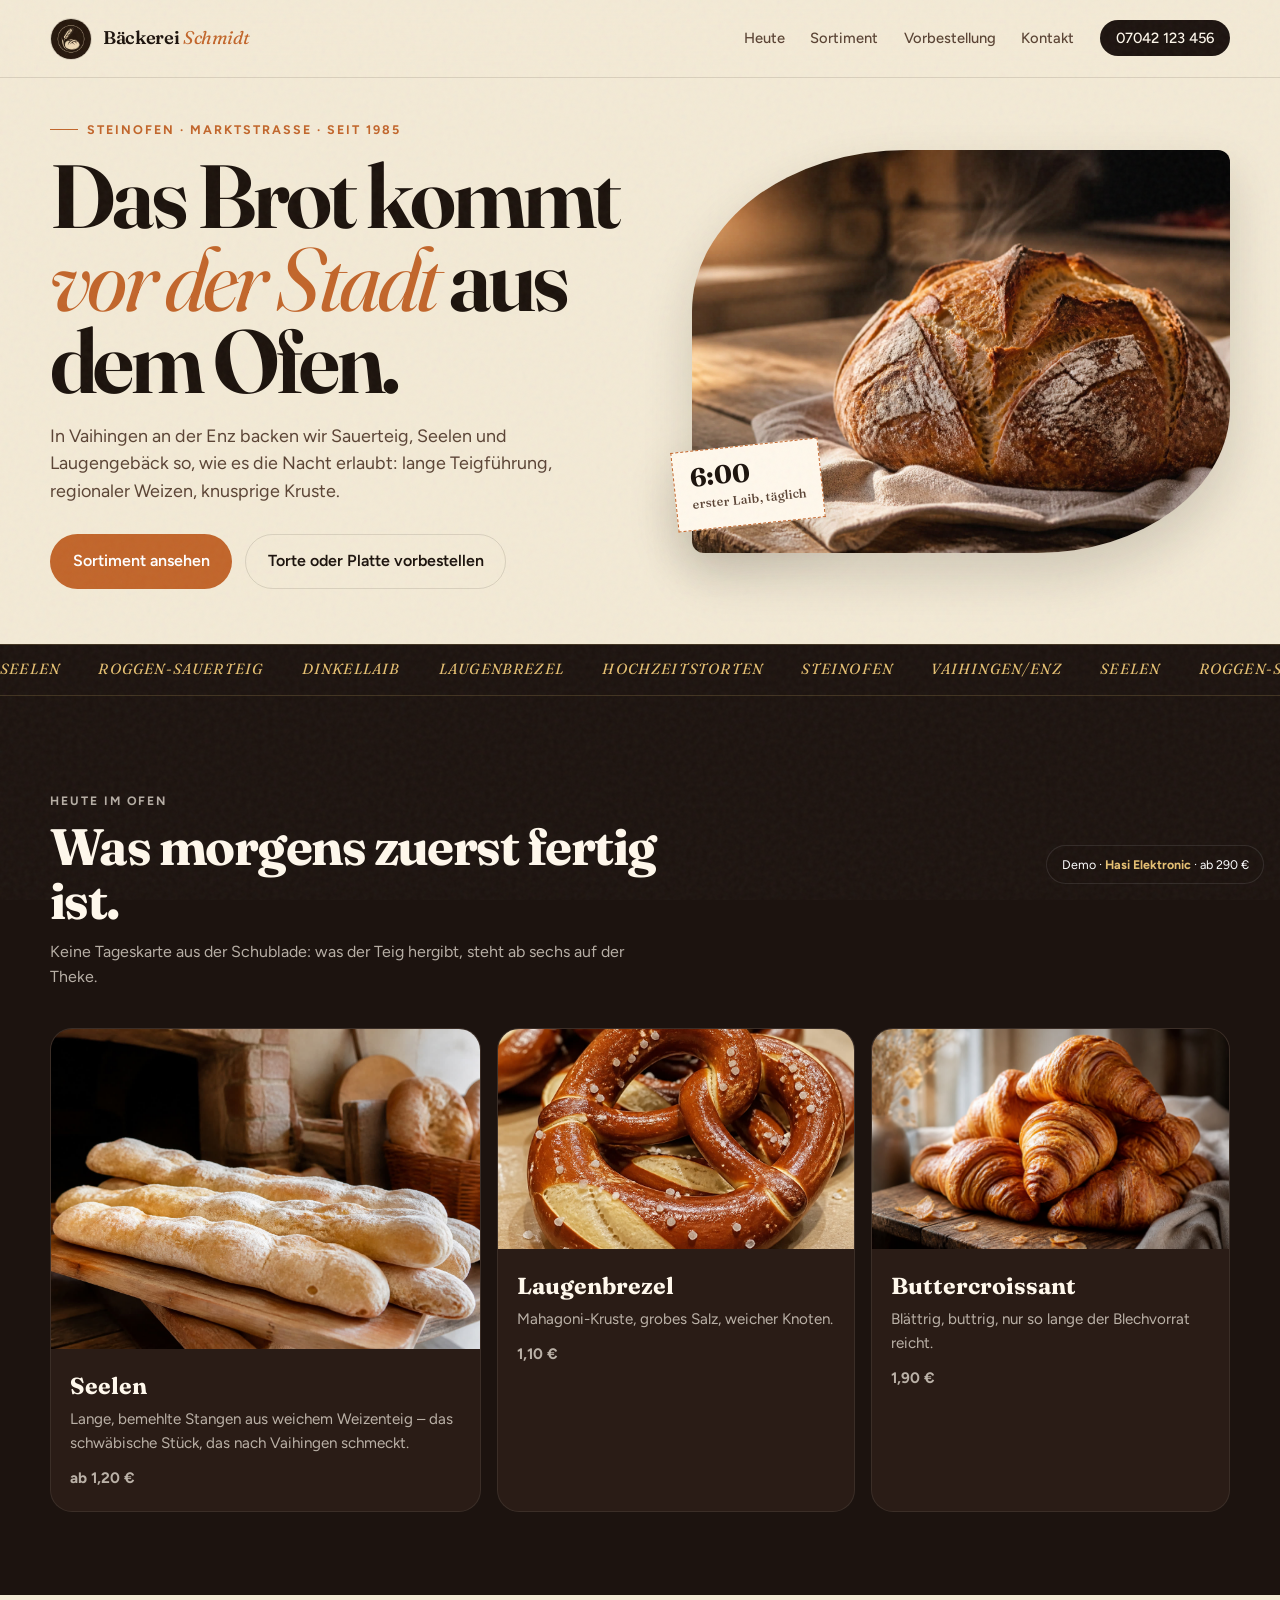
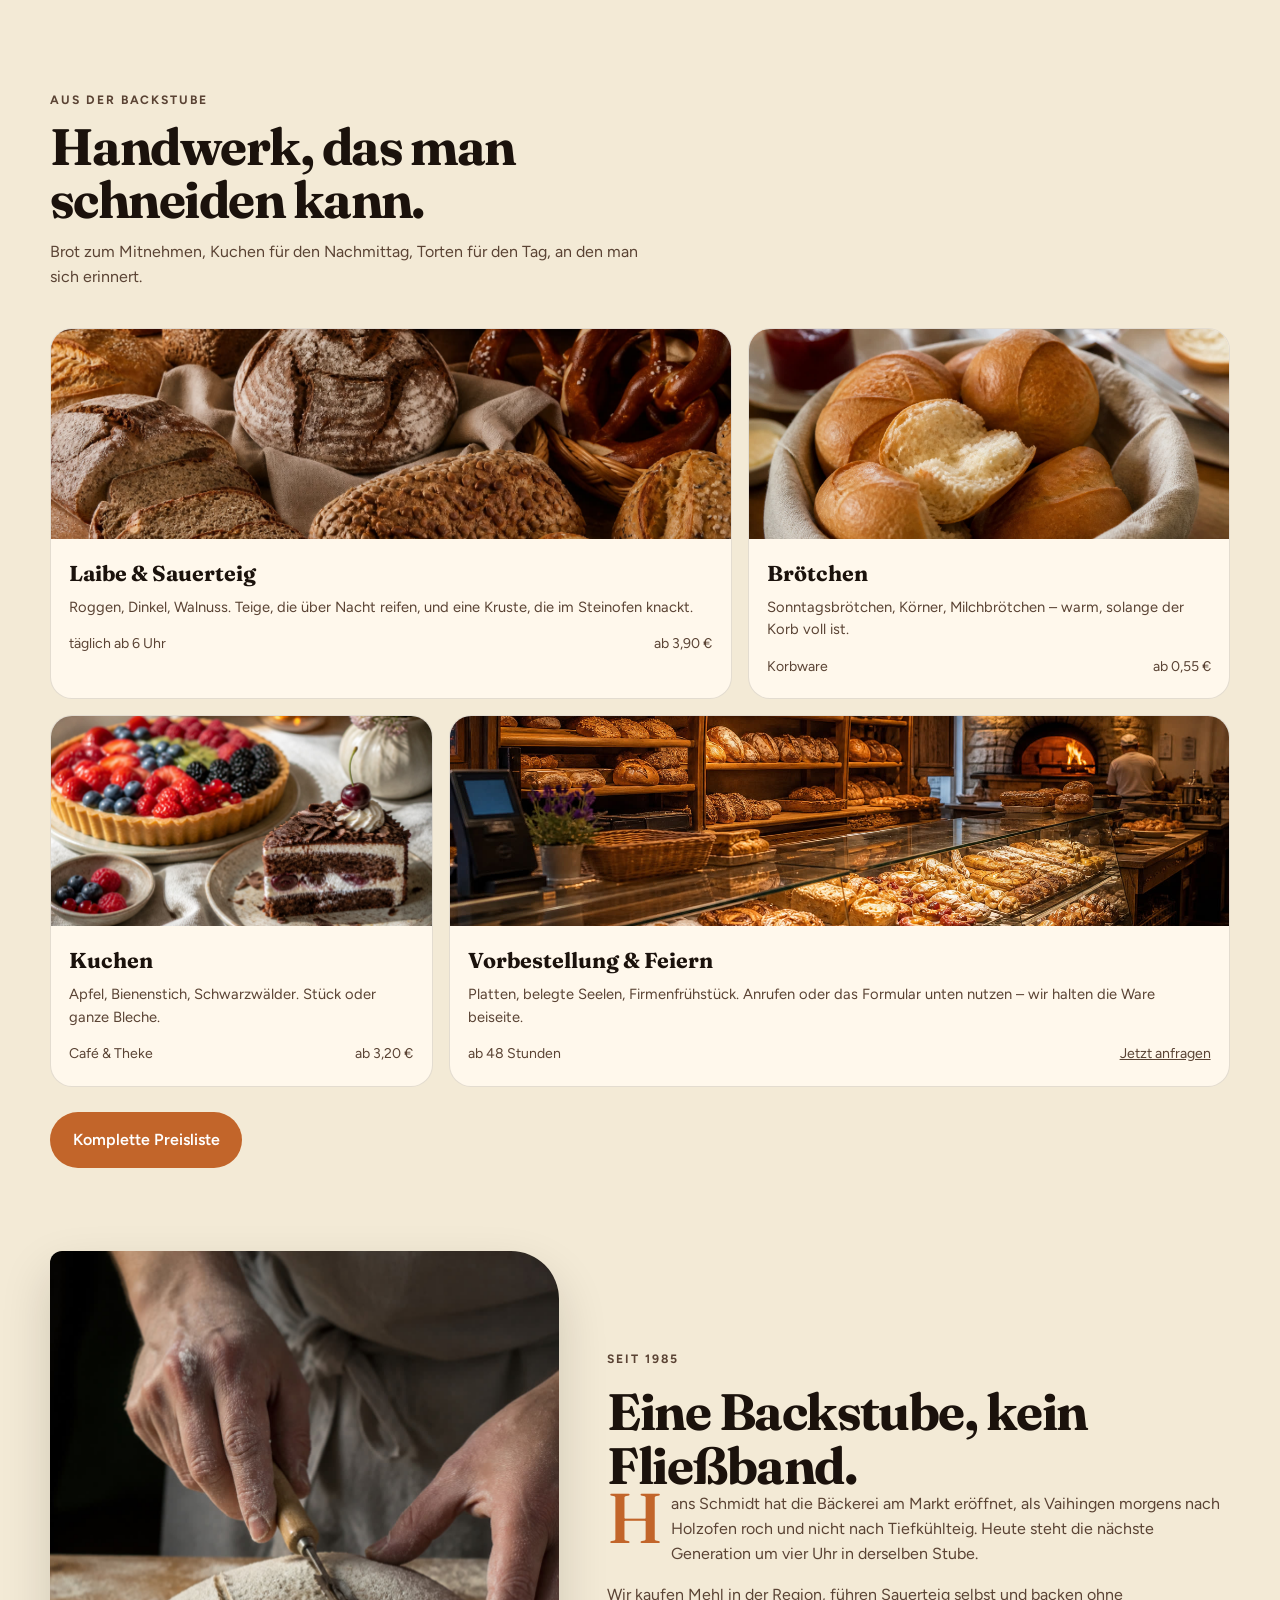
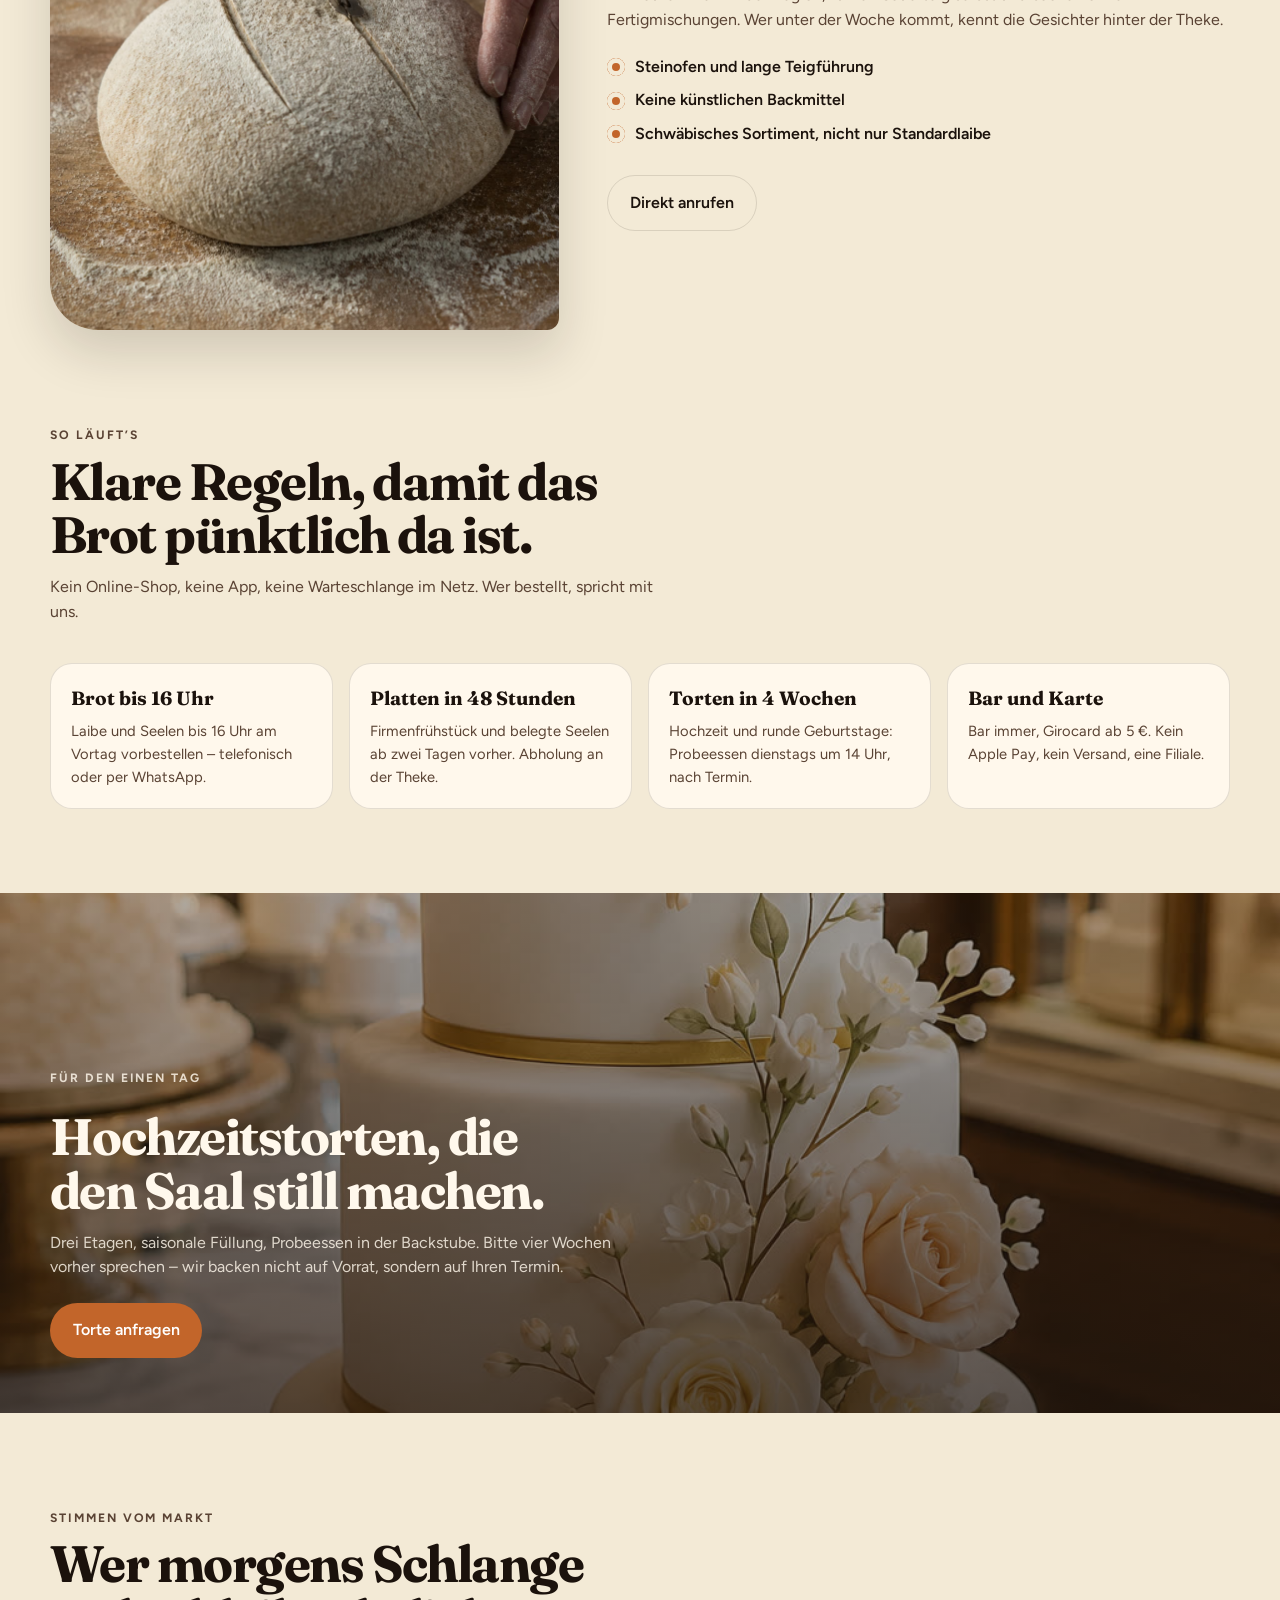
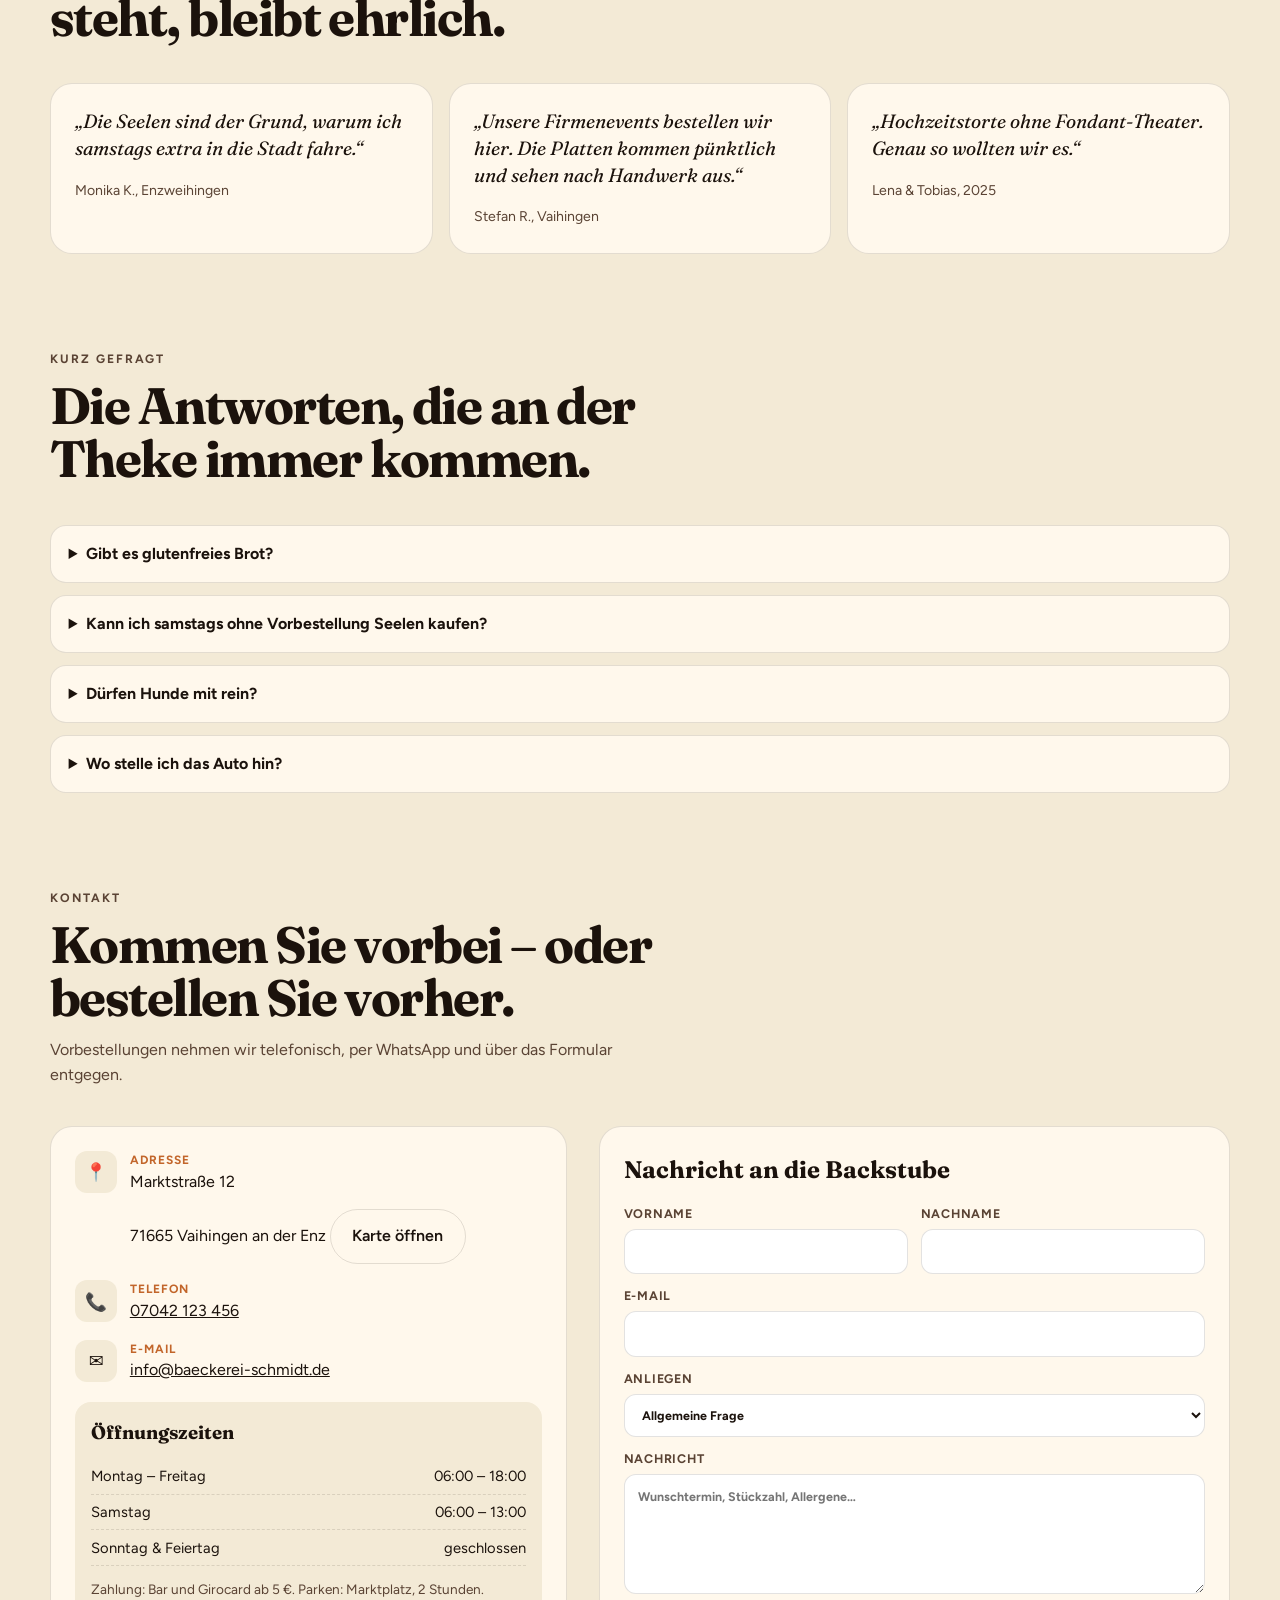
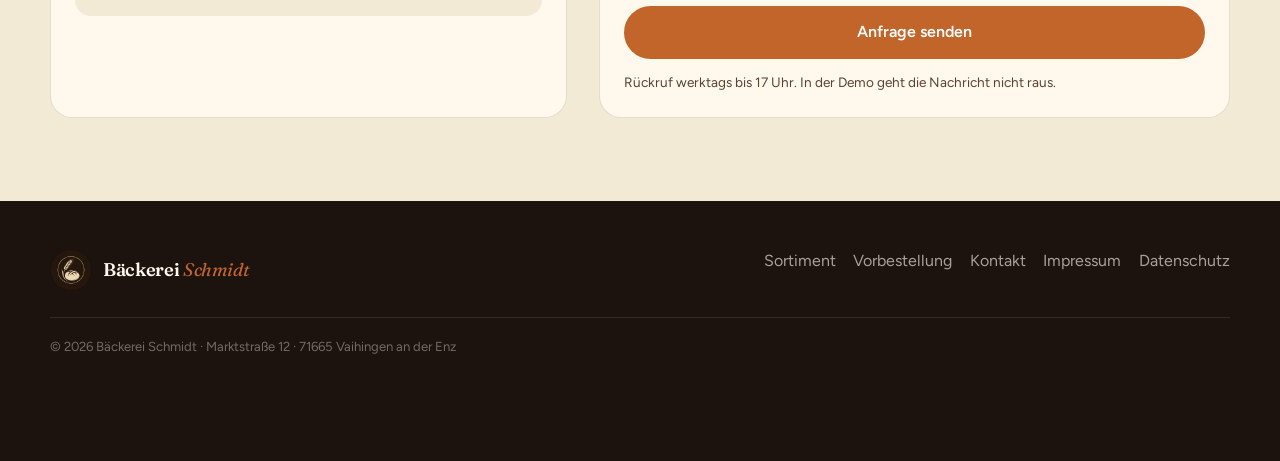
<file: index.html>
<!DOCTYPE html>
<html lang="de">
<head>
  <meta charset="UTF-8">
  <meta name="viewport" content="width=device-width, initial-scale=1.0">
  <title>Bäckerei Schmidt – Steinofenbrot in Vaihingen an der Enz</title>
  <meta name="description" content="Bäckerei Schmidt in Vaihingen/Enz: Sauerteig, Seelen, Laugenbrezel und Torten aus dem Steinofen. Täglich frisch ab 6 Uhr, handwerklich und regional.">
  <meta property="og:title" content="Bäckerei Schmidt – Steinofenbrot in Vaihingen/Enz">
  <meta property="og:description" content="Täglich frisch gebacken: Brot, Seelen, Kuchen und Hochzeitstorten.">
  <meta property="og:type" content="website">
  <meta property="og:url" content="https://baeckerei-schmidt.pages.dev">
  <meta property="og:image" content="images/hero-brot.jpg">
  <link rel="icon" href="images/marke.jpg">
  <link rel="stylesheet" href="css/styles.css">
  <script type="application/ld+json">
  {
    "@context": "https://schema.org",
    "@type": "Bakery",
    "name": "Bäckerei Schmidt",
    "image": "https://baeckerei-schmidt.pages.dev/images/laden.jpg",
    "address": {
      "@type": "PostalAddress",
      "streetAddress": "Marktstraße 12",
      "addressLocality": "Vaihingen an der Enz",
      "postalCode": "71665",
      "addressCountry": "DE"
    },
    "telephone": "+4970421234567",
    "email": "info@baeckerei-schmidt.de",
    "openingHoursSpecification": [
      { "@type": "OpeningHoursSpecification", "dayOfWeek": ["Monday","Tuesday","Wednesday","Thursday","Friday"], "opens": "06:00", "closes": "18:00" },
      { "@type": "OpeningHoursSpecification", "dayOfWeek": "Saturday", "opens": "06:00", "closes": "13:00" }
    ],
    "url": "https://baeckerei-schmidt.pages.dev",
    "priceRange": "€"
  }
  </script>
</head>
<body>
  <a class="skip" href="#inhalt">Zum Inhalt springen</a>

  <header class="nav">
    <div class="nav-inner">
      <a class="brand" href="index.html">
        <img src="images/marke.jpg" alt="Signet der Bäckerei Schmidt">
        <span class="brand-name">Bäckerei <em>Schmidt</em></span>
      </a>
      <button class="nav-toggle" type="button" aria-expanded="false" aria-controls="nav-links" aria-label="Menü öffnen">
        <span></span><span></span><span></span>
      </button>
      <ul class="nav-links" id="nav-links">
        <li><a href="#heute">Heute</a></li>
        <li><a href="sortiment.html">Sortiment</a></li>
        <li><a href="#ablauf">Vorbestellung</a></li>
        <li><a href="#kontakt">Kontakt</a></li>
        <li><a class="nav-cta" href="tel:+4970421234567">07042 123 456</a></li>
      </ul>
    </div>
  </header>

  <main id="inhalt">
    <section class="hero">
      <div class="wrap hero-grid">
        <div>
          <p class="eyebrow">Steinofen · Marktstraße · seit 1985</p>
          <h1>Das Brot kommt <em>vor der Stadt</em> aus dem Ofen.</h1>
          <p class="lede">In Vaihingen an der Enz backen wir Sauerteig, Seelen und Laugengebäck so, wie es die Nacht erlaubt: lange Teigführung, regionaler Weizen, knusprige Kruste.</p>
          <div class="actions">
            <a class="btn btn-primary" href="sortiment.html">Sortiment ansehen</a>
            <a class="btn btn-ghost" href="#kontakt">Torte oder Platte vorbestellen</a>
          </div>
        </div>
        <div class="hero-photo">
          <img src="images/hero-brot.jpg" alt="Frisch gebackener Sauerteiglaib mit bemehlter Kruste">
          <div class="hero-stamp">
            <strong>6:00</strong>
            <span>erster Laib, täglich</span>
          </div>
        </div>
      </div>
    </section>

    <div class="marquee" aria-hidden="true">
      <div class="marquee-track">
        <span>Seelen</span><span>Roggen-Sauerteig</span><span>Dinkellaib</span><span>Laugenbrezel</span><span>Hochzeitstorten</span><span>Steinofen</span><span>Vaihingen/Enz</span>
        <span>Seelen</span><span>Roggen-Sauerteig</span><span>Dinkellaib</span><span>Laugenbrezel</span><span>Hochzeitstorten</span><span>Steinofen</span><span>Vaihingen/Enz</span>
      </div>
    </div>

    <section class="section today" id="heute">
      <div class="wrap">
        <div class="section-head">
          <p class="kicker">Heute im Ofen</p>
          <h2>Was morgens zuerst fertig ist.</h2>
          <p>Keine Tageskarte aus der Schublade: was der Teig hergibt, steht ab sechs auf der Theke.</p>
        </div>
        <div class="today-grid">
          <article class="today-card featured">
            <img src="images/seelen.jpg" alt="Schwäbische Seelen, bemehlt und knusprig">
            <div>
              <h3>Seelen</h3>
              <p>Lange, bemehlte Stangen aus weichem Weizenteig – das schwäbische Stück, das nach Vaihingen schmeckt.</p>
              <p class="price">ab 1,20 €</p>
            </div>
          </article>
          <article class="today-card">
            <img src="images/brezel.jpg" alt="Laugenbrezel mit grobem Salz">
            <div>
              <h3>Laugenbrezel</h3>
              <p>Mahagoni-Kruste, grobes Salz, weicher Knoten.</p>
              <p class="price">1,10 €</p>
            </div>
          </article>
          <article class="today-card">
            <img src="images/croissant.jpg" alt="Buttercroissants auf einem Holzbrett">
            <div>
              <h3>Buttercroissant</h3>
              <p>Blättrig, buttrig, nur so lange der Blechvorrat reicht.</p>
              <p class="price">1,90 €</p>
            </div>
          </article>
        </div>
      </div>
    </section>

    <section class="section" id="sortiment">
      <div class="wrap">
        <div class="section-head">
          <p class="kicker">Aus der Backstube</p>
          <h2>Handwerk, das man schneiden kann.</h2>
          <p>Brot zum Mitnehmen, Kuchen für den Nachmittag, Torten für den Tag, an den man sich erinnert.</p>
        </div>
        <div class="bento">
          <article class="product span-7">
            <img src="images/brote.jpg" alt="Verschiedene Laibe auf der Holztheke">
            <div class="product-body">
              <h3>Laibe &amp; Sauerteig</h3>
              <p>Roggen, Dinkel, Walnuss. Teige, die über Nacht reifen, und eine Kruste, die im Steinofen knackt.</p>
              <div class="meta"><span>täglich ab 6 Uhr</span><span>ab 3,90 €</span></div>
            </div>
          </article>
          <article class="product span-5">
            <img src="images/broetchen.jpg" alt="Frische Brötchen im Leinenkorb">
            <div class="product-body">
              <h3>Brötchen</h3>
              <p>Sonntagsbrötchen, Körner, Milchbrötchen – warm, solange der Korb voll ist.</p>
              <div class="meta"><span>Korbware</span><span>ab 0,55 €</span></div>
            </div>
          </article>
          <article class="product span-4">
            <img src="images/kuchen.jpg" alt="Obsttorte und Schwarzwälder Kirsch">
            <div class="product-body">
              <h3>Kuchen</h3>
              <p>Apfel, Bienenstich, Schwarzwälder. Stück oder ganze Bleche.</p>
              <div class="meta"><span>Café &amp; Theke</span><span>ab 3,20 €</span></div>
            </div>
          </article>
          <article class="product span-8">
            <img src="images/laden.jpg" alt="Verkaufsraum der Bäckerei mit Broten im Regal">
            <div class="product-body">
              <h3>Vorbestellung &amp; Feiern</h3>
              <p>Platten, belegte Seelen, Firmenfrühstück. Anrufen oder das Formular unten nutzen – wir halten die Ware beiseite.</p>
              <div class="meta"><span>ab 48 Stunden</span><a href="#kontakt">Jetzt anfragen</a></div>
            </div>
          </article>
        </div>
        <p class="catalog-cta">
          <a class="btn btn-primary" href="sortiment.html">Komplette Preisliste</a>
        </p>
      </div>
    </section>

    <section class="section section--follow" id="geschichte">
      <div class="wrap story-grid">
        <div class="story-photo">
          <img src="images/handwerk.jpg" alt="Bemehlte Hände beim Einschneiden eines Sauerteiglaibs">
        </div>
        <div class="story-copy">
          <p class="kicker">Seit 1985</p>
          <h2>Eine Backstube, kein Fließband.</h2>
          <p><span class="drop">H</span>ans Schmidt hat die Bäckerei am Markt eröffnet, als Vaihingen morgens nach Holzofen roch und nicht nach Tiefkühlteig. Heute steht die nächste Generation um vier Uhr in derselben Stube.</p>
          <p>Wir kaufen Mehl in der Region, führen Sauerteig selbst und backen ohne Fertigmischungen. Wer unter der Woche kommt, kennt die Gesichter hinter der Theke.</p>
          <div class="checks">
            <div class="check">Steinofen und lange Teigführung</div>
            <div class="check">Keine künstlichen Backmittel</div>
            <div class="check">Schwäbisches Sortiment, nicht nur Standardlaibe</div>
          </div>
          <a class="btn btn-ghost" href="tel:+4970421234567">Direkt anrufen</a>
        </div>
      </div>
    </section>

    <section class="section section--follow" id="ablauf">
      <div class="wrap">
        <div class="section-head">
          <p class="kicker">So läuft’s</p>
          <h2>Klare Regeln, damit das Brot pünktlich da ist.</h2>
          <p>Kein Online-Shop, keine App, keine Warteschlange im Netz. Wer bestellt, spricht mit uns.</p>
        </div>
        <div class="rules-grid">
          <article class="rule">
            <strong>Brot bis 16 Uhr</strong>
            <p>Laibe und Seelen bis 16 Uhr am Vortag vorbestellen – telefonisch oder per WhatsApp.</p>
          </article>
          <article class="rule">
            <strong>Platten in 48 Stunden</strong>
            <p>Firmenfrühstück und belegte Seelen ab zwei Tagen vorher. Abholung an der Theke.</p>
          </article>
          <article class="rule">
            <strong>Torten in 4 Wochen</strong>
            <p>Hochzeit und runde Geburtstage: Probeessen dienstags um 14 Uhr, nach Termin.</p>
          </article>
          <article class="rule">
            <strong>Bar und Karte</strong>
            <p>Bar immer, Girocard ab 5 €. Kein Apple Pay, kein Versand, eine Filiale.</p>
          </article>
        </div>
      </div>
    </section>

    <section class="wedding">
      <div class="wrap">
        <p class="kicker">Für den einen Tag</p>
        <h2>Hochzeitstorten, die den Saal still machen.</h2>
        <p>Drei Etagen, saisonale Füllung, Probeessen in der Backstube. Bitte vier Wochen vorher sprechen – wir backen nicht auf Vorrat, sondern auf Ihren Termin.</p>
        <a class="btn btn-primary" href="#kontakt">Torte anfragen</a>
      </div>
    </section>

    <section class="section">
      <div class="wrap">
        <div class="section-head">
          <p class="kicker">Stimmen vom Markt</p>
          <h2>Wer morgens Schlange steht, bleibt ehrlich.</h2>
        </div>
        <div class="voices-grid">
          <figure class="quote">
            <p>„Die Seelen sind der Grund, warum ich samstags extra in die Stadt fahre.“</p>
            <cite>Monika K., Enzweihingen</cite>
          </figure>
          <figure class="quote">
            <p>„Unsere Firmenevents bestellen wir hier. Die Platten kommen pünktlich und sehen nach Handwerk aus.“</p>
            <cite>Stefan R., Vaihingen</cite>
          </figure>
          <figure class="quote">
            <p>„Hochzeitstorte ohne Fondant-Theater. Genau so wollten wir es.“</p>
            <cite>Lena &amp; Tobias, 2025</cite>
          </figure>
        </div>
      </div>
    </section>

    <section class="section section--follow" id="fragen">
      <div class="wrap">
        <div class="section-head">
          <p class="kicker">Kurz gefragt</p>
          <h2>Die Antworten, die an der Theke immer kommen.</h2>
        </div>
        <div class="faq">
          <details>
            <summary>Gibt es glutenfreies Brot?</summary>
            <p>Nein. Dinkel backen wir, eine getrennte glutenfreie Linie führen wir nicht – das Mehl fliegt in der Stube.</p>
          </details>
          <details>
            <summary>Kann ich samstags ohne Vorbestellung Seelen kaufen?</summary>
            <p>Ja, solange der Korb reicht. Für mehr als sechs Stück bitte bis Freitag 16 Uhr Bescheid geben.</p>
          </details>
          <details>
            <summary>Dürfen Hunde mit rein?</summary>
            <p>An der Tür anleinen. Im Verkaufsraum nicht – zu eng, zu viel Mehl auf dem Boden.</p>
          </details>
          <details>
            <summary>Wo stelle ich das Auto hin?</summary>
            <p>Marktplatz, zwei Stunden. Die Filiale liegt direkt an der Marktstraße, Eingang neben der Apotheke.</p>
          </details>
        </div>
      </div>
    </section>

    <section class="section section--follow" id="kontakt">
      <div class="wrap">
        <div class="section-head">
          <p class="kicker">Kontakt</p>
          <h2>Kommen Sie vorbei – oder bestellen Sie vorher.</h2>
          <p>Vorbestellungen nehmen wir telefonisch, per WhatsApp und über das Formular entgegen.</p>
        </div>
        <div class="contact-grid">
          <div class="panel">
            <div class="detail">
              <div class="icon" aria-hidden="true">📍</div>
              <div>
                <strong>Adresse</strong>
                <span>Marktstraße 12<br>71665 Vaihingen an der Enz</span>
                <a class="map-link btn btn-ghost" href="https://maps.google.com/?q=Marktstraße+12+71665+Vaihingen+an+der+Enz" target="_blank" rel="noopener">Karte öffnen</a>
              </div>
            </div>
            <div class="detail">
              <div class="icon" aria-hidden="true">📞</div>
              <div>
                <strong>Telefon</strong>
                <span><a href="tel:+4970421234567">07042 123 456</a></span>
              </div>
            </div>
            <div class="detail">
              <div class="icon" aria-hidden="true">✉️</div>
              <div>
                <strong>E-Mail</strong>
                <span><a href="mailto:info@baeckerei-schmidt.de">info@baeckerei-schmidt.de</a></span>
              </div>
            </div>
            <div class="hours">
              <h3>Öffnungszeiten</h3>
              <div class="hours-row"><span>Montag – Freitag</span><span>06:00 – 18:00</span></div>
              <div class="hours-row"><span>Samstag</span><span>06:00 – 13:00</span></div>
              <div class="hours-row"><span>Sonntag &amp; Feiertag</span><span>geschlossen</span></div>
              <p class="note">Zahlung: Bar und Girocard ab 5 €. Parken: Marktplatz, 2 Stunden.</p>
            </div>
          </div>

          <form class="panel form js-contact-form">
            <h3>Nachricht an die Backstube</h3>
            <div class="row">
              <label>Vorname<input name="vorname" type="text" autocomplete="given-name" required></label>
              <label>Nachname<input name="nachname" type="text" autocomplete="family-name" required></label>
            </div>
            <label>E-Mail<input name="email" type="email" autocomplete="email" required></label>
            <label>Anliegen
              <select name="anliegen">
                <option>Allgemeine Frage</option>
                <option>Vorbestellung Brot &amp; Brötchen</option>
                <option>Hochzeitstorte</option>
                <option>Catering / Platten</option>
              </select>
            </label>
            <label>Nachricht<textarea name="nachricht" required placeholder="Wunschtermin, Stückzahl, Allergene…"></textarea></label>
            <button class="btn btn-primary" type="submit">Anfrage senden</button>
            <p class="note">Rückruf werktags bis 17 Uhr. In der Demo geht die Nachricht nicht raus.</p>
          </form>
        </div>
      </div>
    </section>
  </main>

  <footer class="footer">
    <div class="wrap">
      <div class="footer-top">
        <a class="brand" href="index.html">
          <img src="images/marke.jpg" alt="">
          <span class="brand-name">Bäckerei <em>Schmidt</em></span>
        </a>
        <div class="footer-links">
          <a href="sortiment.html">Sortiment</a>
          <a href="#ablauf">Vorbestellung</a>
          <a href="#kontakt">Kontakt</a>
          <a href="impressum.html">Impressum</a>
          <a href="datenschutz.html">Datenschutz</a>
        </div>
      </div>
      <p class="footer-copy">© 2026 Bäckerei Schmidt · Marktstraße 12 · 71665 Vaihingen an der Enz</p>
    </div>
  </footer>

  <nav class="mobile-bar" aria-label="Schnellkontakt">
    <a class="call" href="tel:+4970421234567">Anrufen</a>
    <a href="https://wa.me/4970421234567">WhatsApp</a>
    <a href="#kontakt">Zeiten</a>
  </nav>

  <div class="demo-badge">Demo · <a href="https://hasi-elektronic.de" target="_blank" rel="noopener">Hasi Elektronic</a> · ab 290 €</div>
  <div class="toast" role="status">Danke. Wir rufen zurück – in der Demo geht die Nachricht noch nicht raus.</div>

  <script src="js/app.js"></script>
</body>
</html>
</file>
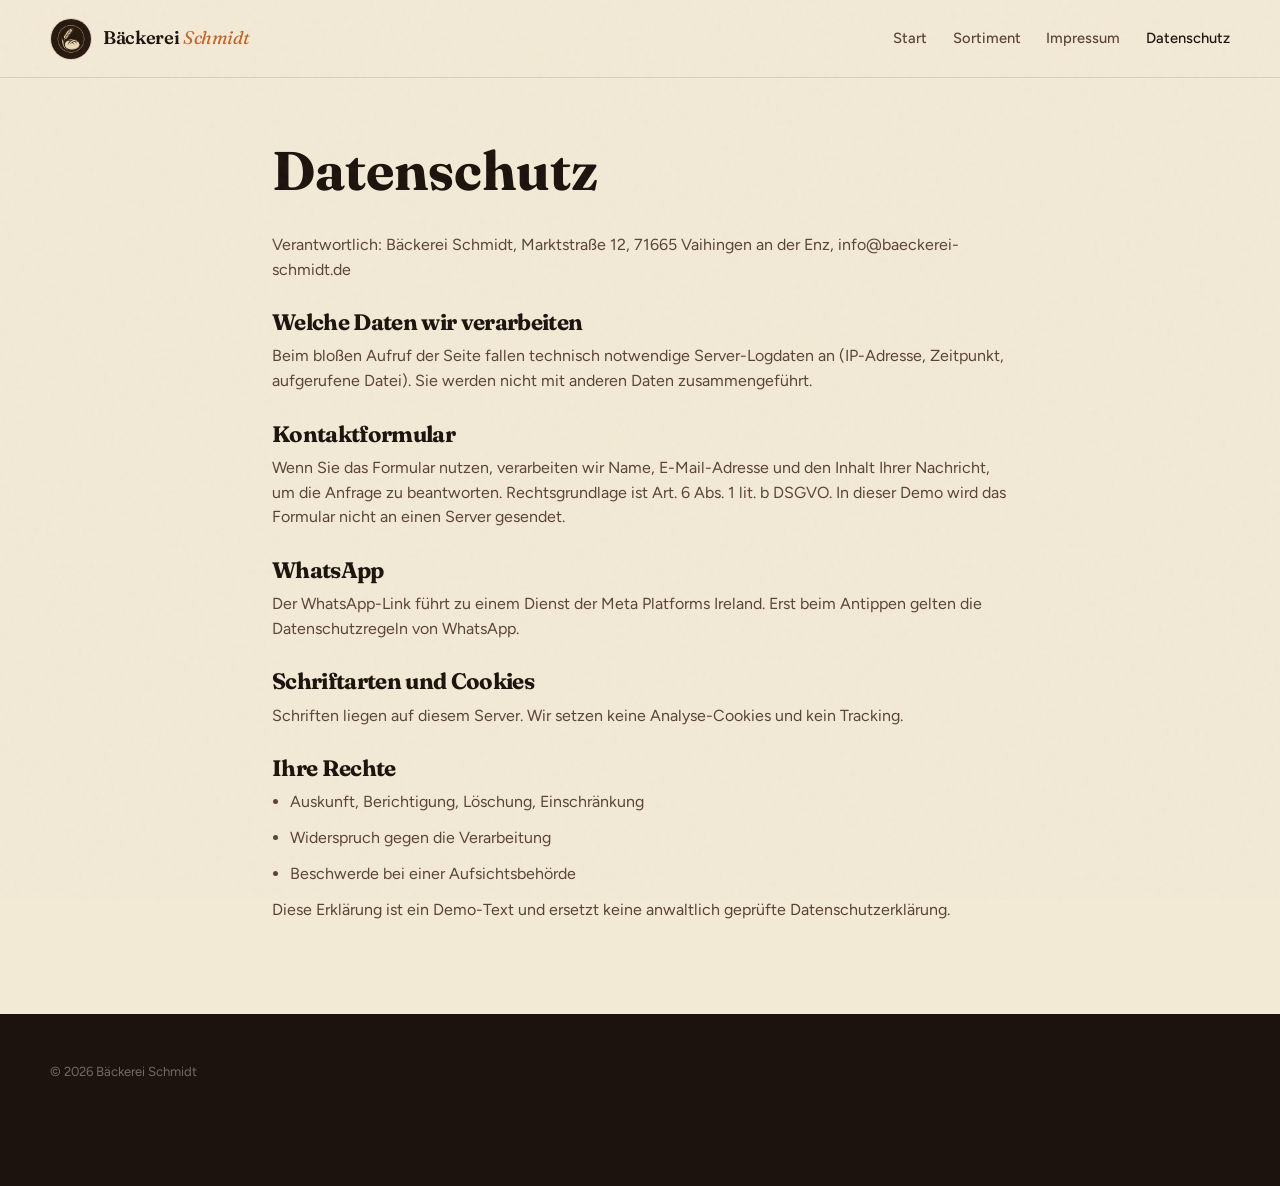
<file: datenschutz.html>
<!DOCTYPE html>
<html lang="de">
<head>
  <meta charset="UTF-8">
  <meta name="viewport" content="width=device-width, initial-scale=1.0">
  <title>Datenschutz – Bäckerei Schmidt</title>
  <meta name="robots" content="noindex">
  <link rel="icon" href="images/marke.jpg">
  <link rel="stylesheet" href="css/styles.css">
</head>
<body>
  <a class="skip" href="#inhalt">Zum Inhalt springen</a>
  <header class="nav">
    <div class="nav-inner">
      <a class="brand" href="index.html">
        <img src="images/marke.jpg" alt="Signet der Bäckerei Schmidt">
        <span class="brand-name">Bäckerei <em>Schmidt</em></span>
      </a>
      <button class="nav-toggle" type="button" aria-expanded="false" aria-controls="nav-links" aria-label="Menü öffnen">
        <span></span><span></span><span></span>
      </button>
      <ul class="nav-links" id="nav-links">
        <li><a href="index.html">Start</a></li>
        <li><a href="sortiment.html">Sortiment</a></li>
        <li><a href="impressum.html">Impressum</a></li>
        <li><a href="datenschutz.html" aria-current="page">Datenschutz</a></li>
      </ul>
    </div>
  </header>

  <main id="inhalt" class="wrap legal">
    <h1>Datenschutz</h1>
    <p>Verantwortlich: Bäckerei Schmidt, Marktstraße 12, 71665 Vaihingen an der Enz, info@baeckerei-schmidt.de</p>

    <h2>Welche Daten wir verarbeiten</h2>
    <p>Beim bloßen Aufruf der Seite fallen technisch notwendige Server-Logdaten an (IP-Adresse, Zeitpunkt, aufgerufene Datei). Sie werden nicht mit anderen Daten zusammengeführt.</p>

    <h2>Kontaktformular</h2>
    <p>Wenn Sie das Formular nutzen, verarbeiten wir Name, E-Mail-Adresse und den Inhalt Ihrer Nachricht, um die Anfrage zu beantworten. Rechtsgrundlage ist Art. 6 Abs. 1 lit. b DSGVO. In dieser Demo wird das Formular nicht an einen Server gesendet.</p>

    <h2>WhatsApp</h2>
    <p>Der WhatsApp-Link führt zu einem Dienst der Meta Platforms Ireland. Erst beim Antippen gelten die Datenschutzregeln von WhatsApp.</p>

    <h2>Schriftarten und Cookies</h2>
    <p>Schriften liegen auf diesem Server. Wir setzen keine Analyse-Cookies und kein Tracking.</p>

    <h2>Ihre Rechte</h2>
    <ul>
      <li>Auskunft, Berichtigung, Löschung, Einschränkung</li>
      <li>Widerspruch gegen die Verarbeitung</li>
      <li>Beschwerde bei einer Aufsichtsbehörde</li>
    </ul>
    <p>Diese Erklärung ist ein Demo-Text und ersetzt keine anwaltlich geprüfte Datenschutzerklärung.</p>
  </main>

  <footer class="footer">
    <div class="wrap">
      <p class="footer-copy">© 2026 Bäckerei Schmidt</p>
    </div>
  </footer>
  <script src="js/app.js"></script>
</body>
</html>
</file>
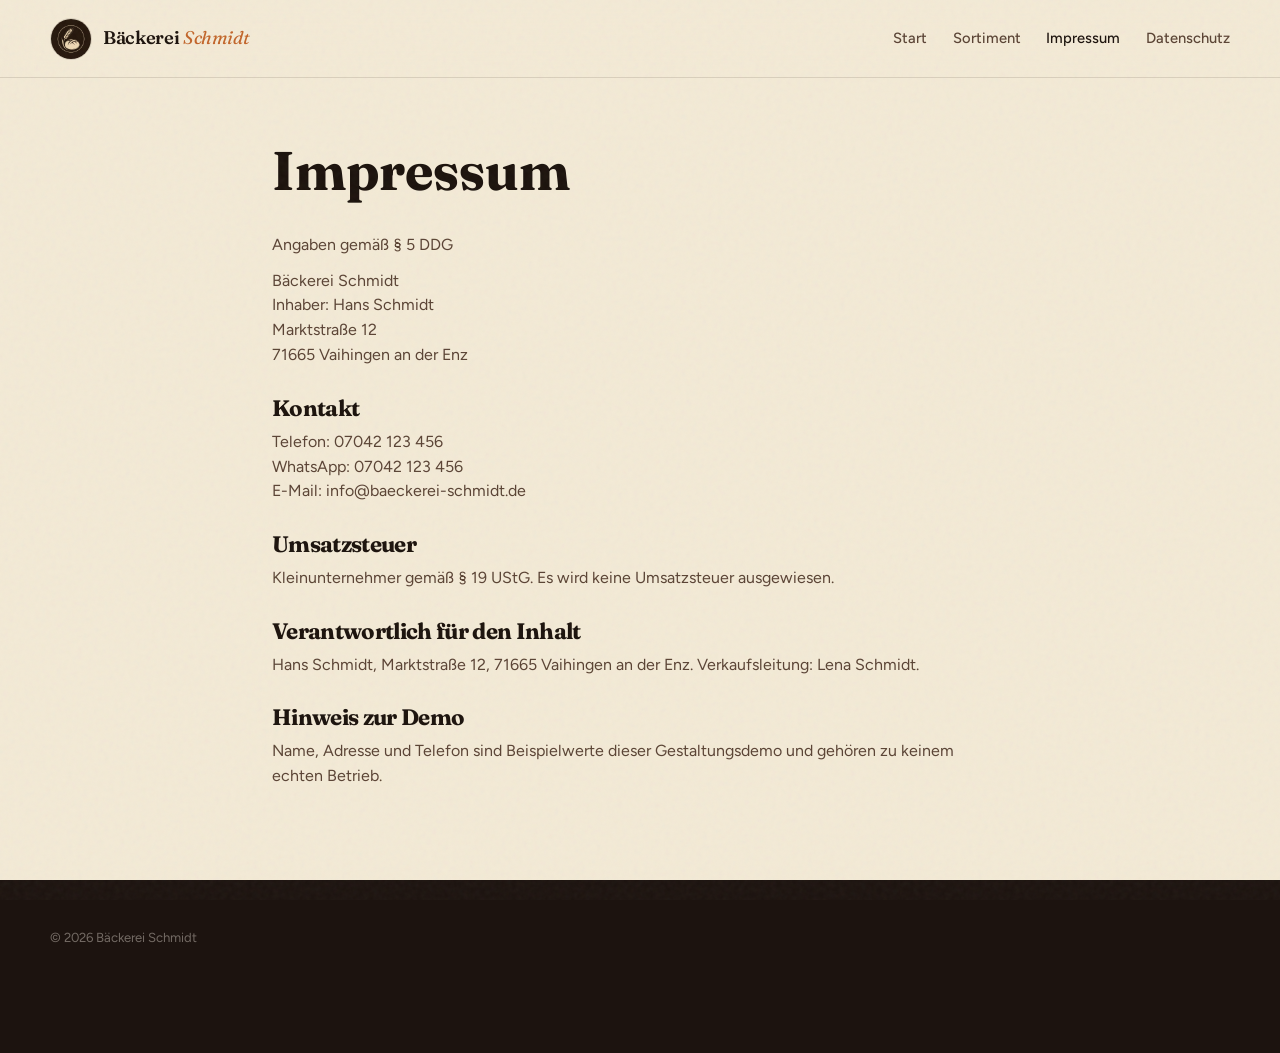
<file: impressum.html>
<!DOCTYPE html>
<html lang="de">
<head>
  <meta charset="UTF-8">
  <meta name="viewport" content="width=device-width, initial-scale=1.0">
  <title>Impressum – Bäckerei Schmidt</title>
  <meta name="robots" content="noindex">
  <link rel="icon" href="images/marke.jpg">
  <link rel="stylesheet" href="css/styles.css">
</head>
<body>
  <a class="skip" href="#inhalt">Zum Inhalt springen</a>
  <header class="nav">
    <div class="nav-inner">
      <a class="brand" href="index.html">
        <img src="images/marke.jpg" alt="Signet der Bäckerei Schmidt">
        <span class="brand-name">Bäckerei <em>Schmidt</em></span>
      </a>
      <button class="nav-toggle" type="button" aria-expanded="false" aria-controls="nav-links" aria-label="Menü öffnen">
        <span></span><span></span><span></span>
      </button>
      <ul class="nav-links" id="nav-links">
        <li><a href="index.html">Start</a></li>
        <li><a href="sortiment.html">Sortiment</a></li>
        <li><a href="impressum.html" aria-current="page">Impressum</a></li>
        <li><a href="datenschutz.html">Datenschutz</a></li>
      </ul>
    </div>
  </header>

  <main id="inhalt" class="wrap legal">
    <h1>Impressum</h1>
    <p>Angaben gemäß § 5 DDG</p>
    <p>
      Bäckerei Schmidt<br>
      Inhaber: Hans Schmidt<br>
      Marktstraße 12<br>
      71665 Vaihingen an der Enz
    </p>
    <h2>Kontakt</h2>
    <p>
      Telefon: 07042 123 456<br>
      WhatsApp: 07042 123 456<br>
      E-Mail: info@baeckerei-schmidt.de
    </p>
    <h2>Umsatzsteuer</h2>
    <p>Kleinunternehmer gemäß § 19 UStG. Es wird keine Umsatzsteuer ausgewiesen.</p>
    <h2>Verantwortlich für den Inhalt</h2>
    <p>Hans Schmidt, Marktstraße 12, 71665 Vaihingen an der Enz. Verkaufsleitung: Lena Schmidt.</p>
    <h2>Hinweis zur Demo</h2>
    <p>Name, Adresse und Telefon sind Beispielwerte dieser Gestaltungsdemo und gehören zu keinem echten Betrieb.</p>
  </main>

  <footer class="footer">
    <div class="wrap">
      <p class="footer-copy">© 2026 Bäckerei Schmidt</p>
    </div>
  </footer>
  <script src="js/app.js"></script>
</body>
</html>
</file>
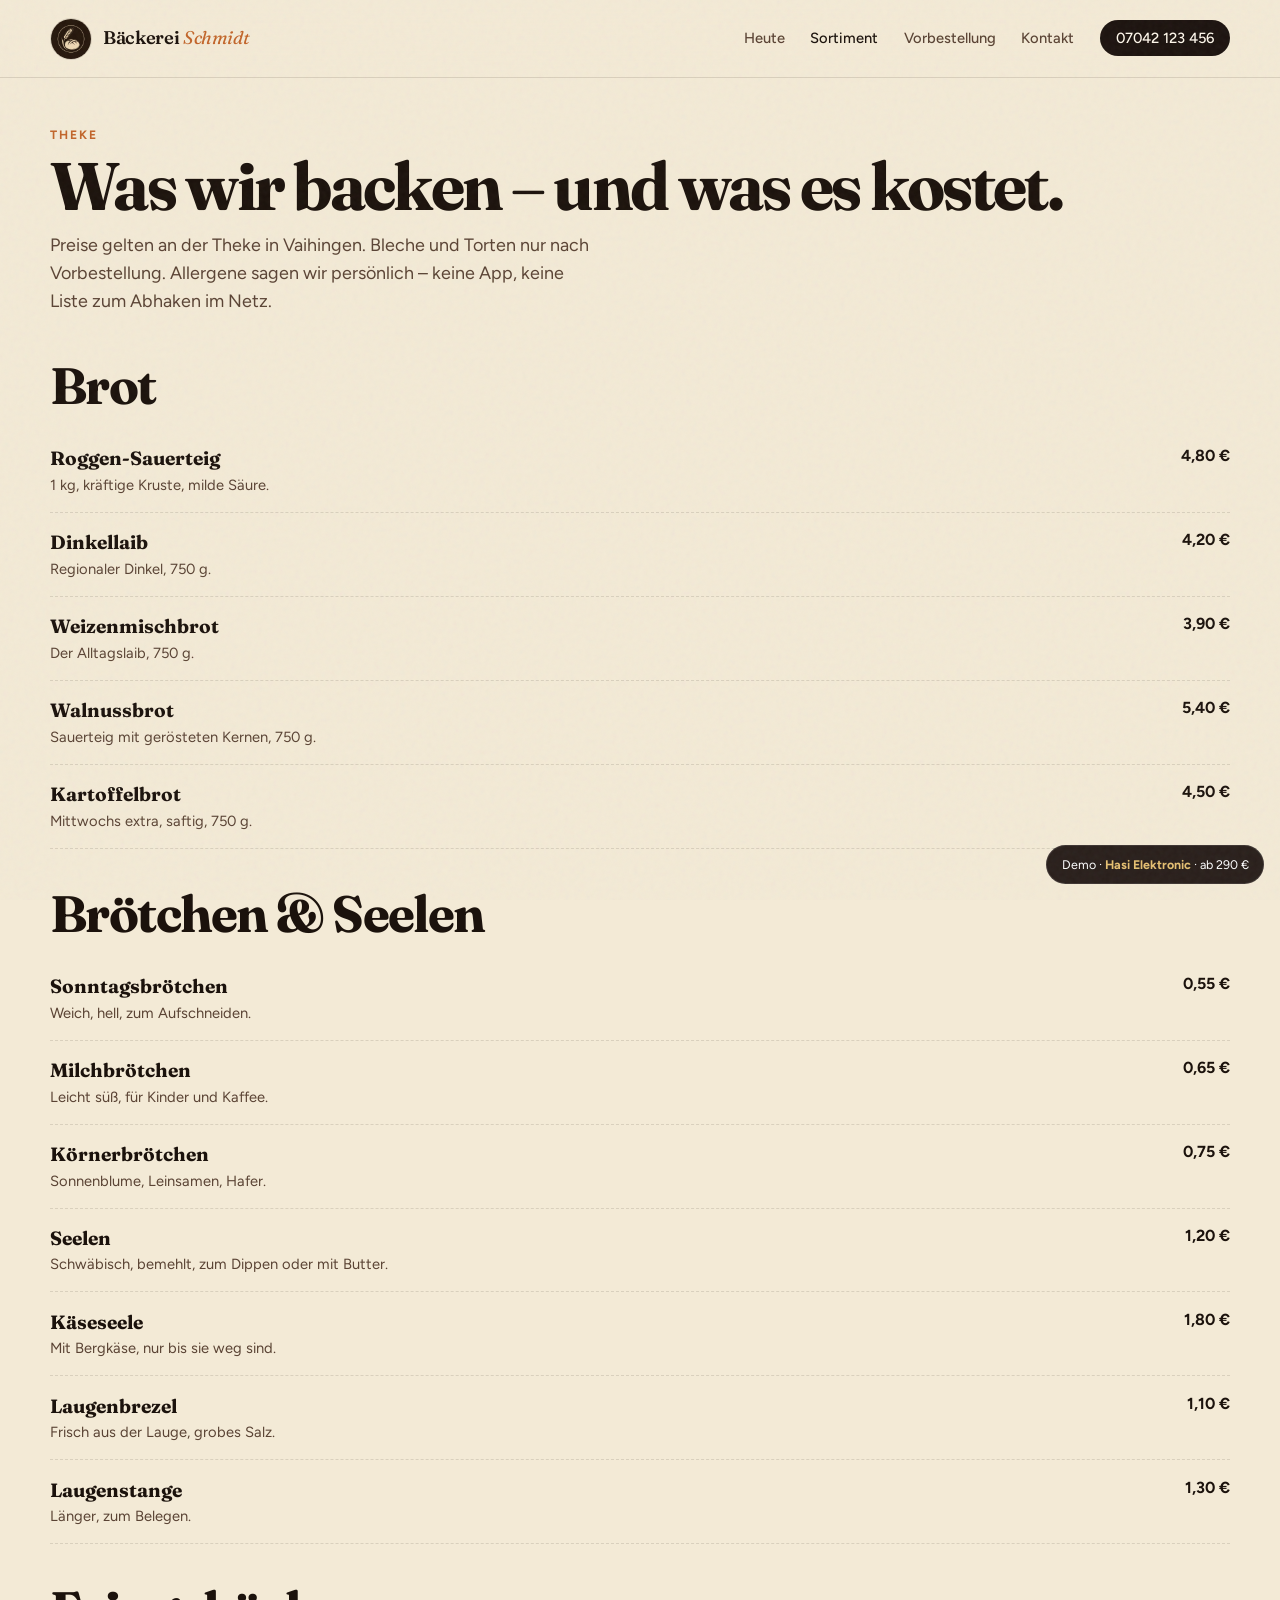
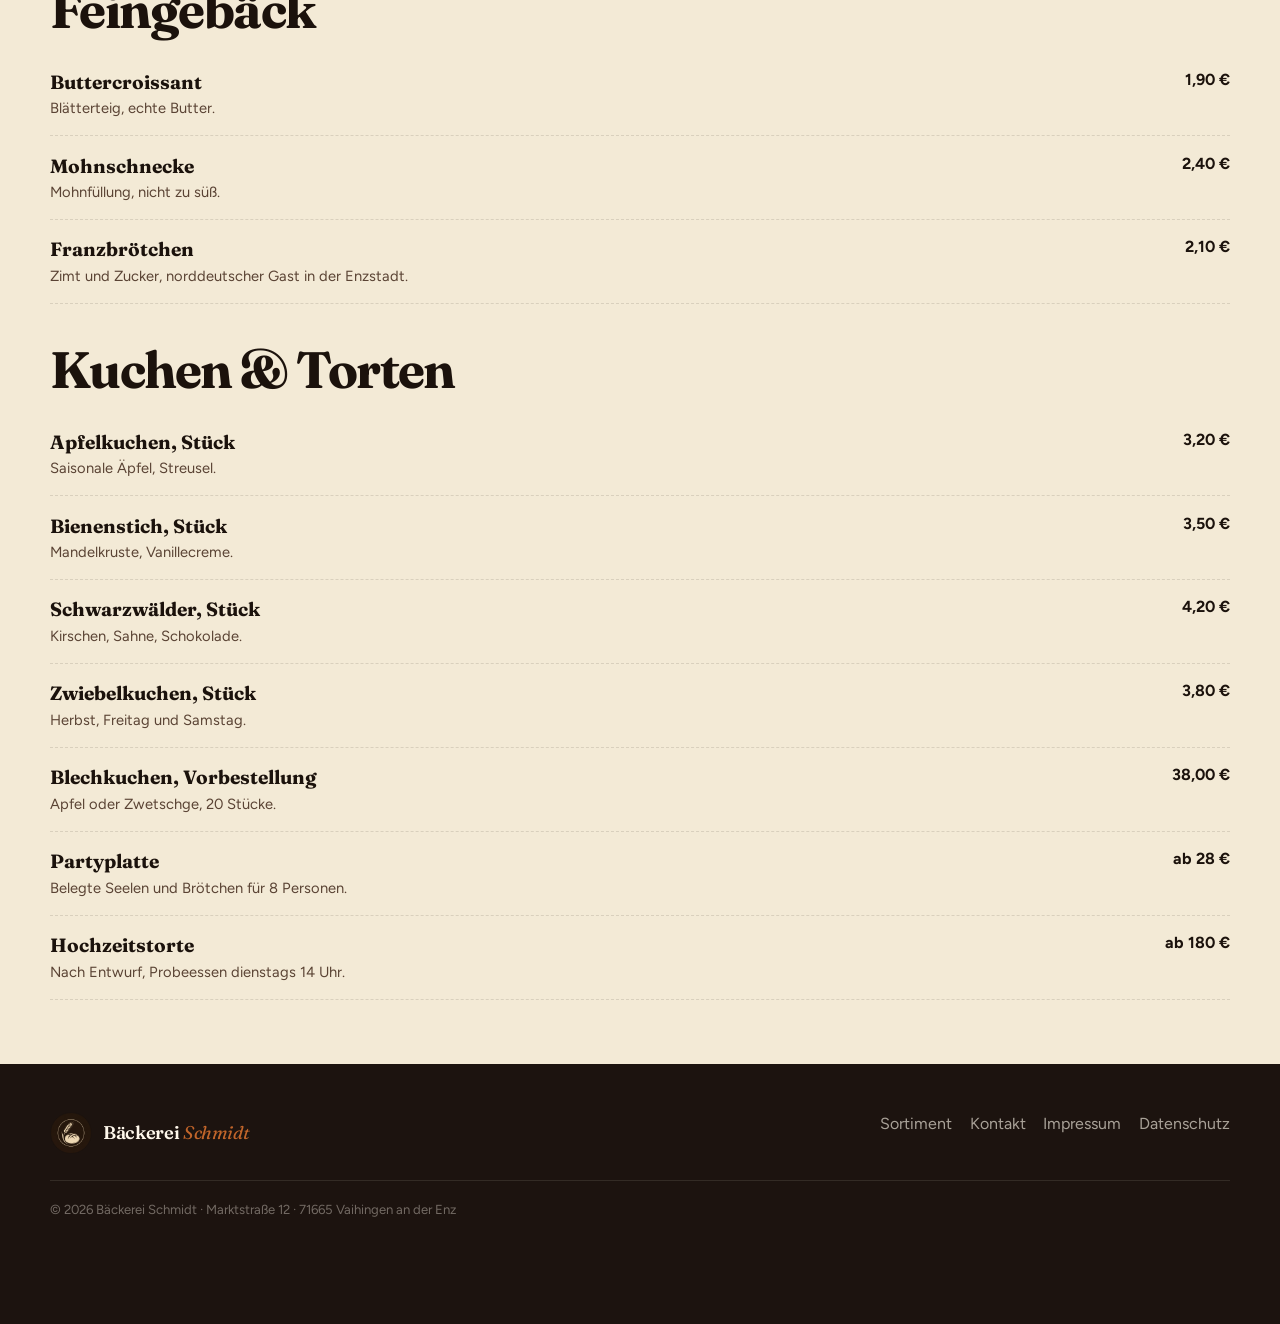
<file: sortiment.html>
<!DOCTYPE html>
<html lang="de">
<head>
  <meta charset="UTF-8">
  <meta name="viewport" content="width=device-width, initial-scale=1.0">
  <title>Sortiment – Bäckerei Schmidt</title>
  <meta name="description" content="Preisliste der Bäckerei Schmidt: Brot, Seelen, Brötchen, Feingebäck, Kuchen und Torten in Vaihingen an der Enz.">
  <link rel="icon" href="images/marke.jpg">
  <link rel="stylesheet" href="css/styles.css">
</head>
<body>
  <a class="skip" href="#inhalt">Zum Inhalt springen</a>
  <header class="nav">
    <div class="nav-inner">
      <a class="brand" href="index.html">
        <img src="images/marke.jpg" alt="Signet der Bäckerei Schmidt">
        <span class="brand-name">Bäckerei <em>Schmidt</em></span>
      </a>
      <button class="nav-toggle" type="button" aria-expanded="false" aria-controls="nav-links" aria-label="Menü öffnen">
        <span></span><span></span><span></span>
      </button>
      <ul class="nav-links" id="nav-links">
        <li><a href="index.html#heute">Heute</a></li>
        <li><a href="sortiment.html" aria-current="page">Sortiment</a></li>
        <li><a href="index.html#ablauf">Vorbestellung</a></li>
        <li><a href="index.html#kontakt">Kontakt</a></li>
        <li><a class="nav-cta" href="tel:+4970421234567">07042 123 456</a></li>
      </ul>
    </div>
  </header>

  <main id="inhalt" class="wrap">
    <header class="menu-hero">
      <p class="kicker">Theke</p>
      <h1 class="menu-title">Was wir backen – und was es kostet.</h1>
      <p class="lede">Preise gelten an der Theke in Vaihingen. Bleche und Torten nur nach Vorbestellung. Allergene sagen wir persönlich – keine App, keine Liste zum Abhaken im Netz.</p>
    </header>

    <div class="menu-list menu-page">
      <section class="menu-group">
        <h2>Brot</h2>
        <article class="item"><div><h3>Roggen-Sauerteig</h3><p>1 kg, kräftige Kruste, milde Säure.</p></div><span class="euro">4,80 €</span></article>
        <article class="item"><div><h3>Dinkellaib</h3><p>Regionaler Dinkel, 750 g.</p></div><span class="euro">4,20 €</span></article>
        <article class="item"><div><h3>Weizenmischbrot</h3><p>Der Alltagslaib, 750 g.</p></div><span class="euro">3,90 €</span></article>
        <article class="item"><div><h3>Walnussbrot</h3><p>Sauerteig mit gerösteten Kernen, 750 g.</p></div><span class="euro">5,40 €</span></article>
        <article class="item"><div><h3>Kartoffelbrot</h3><p>Mittwochs extra, saftig, 750 g.</p></div><span class="euro">4,50 €</span></article>
      </section>

      <section class="menu-group">
        <h2>Brötchen &amp; Seelen</h2>
        <article class="item"><div><h3>Sonntagsbrötchen</h3><p>Weich, hell, zum Aufschneiden.</p></div><span class="euro">0,55 €</span></article>
        <article class="item"><div><h3>Milchbrötchen</h3><p>Leicht süß, für Kinder und Kaffee.</p></div><span class="euro">0,65 €</span></article>
        <article class="item"><div><h3>Körnerbrötchen</h3><p>Sonnenblume, Leinsamen, Hafer.</p></div><span class="euro">0,75 €</span></article>
        <article class="item"><div><h3>Seelen</h3><p>Schwäbisch, bemehlt, zum Dippen oder mit Butter.</p></div><span class="euro">1,20 €</span></article>
        <article class="item"><div><h3>Käseseele</h3><p>Mit Bergkäse, nur bis sie weg sind.</p></div><span class="euro">1,80 €</span></article>
        <article class="item"><div><h3>Laugenbrezel</h3><p>Frisch aus der Lauge, grobes Salz.</p></div><span class="euro">1,10 €</span></article>
        <article class="item"><div><h3>Laugenstange</h3><p>Länger, zum Belegen.</p></div><span class="euro">1,30 €</span></article>
      </section>

      <section class="menu-group">
        <h2>Feingebäck</h2>
        <article class="item"><div><h3>Buttercroissant</h3><p>Blätterteig, echte Butter.</p></div><span class="euro">1,90 €</span></article>
        <article class="item"><div><h3>Mohnschnecke</h3><p>Mohnfüllung, nicht zu süß.</p></div><span class="euro">2,40 €</span></article>
        <article class="item"><div><h3>Franzbrötchen</h3><p>Zimt und Zucker, norddeutscher Gast in der Enzstadt.</p></div><span class="euro">2,10 €</span></article>
      </section>

      <section class="menu-group">
        <h2>Kuchen &amp; Torten</h2>
        <article class="item"><div><h3>Apfelkuchen, Stück</h3><p>Saisonale Äpfel, Streusel.</p></div><span class="euro">3,20 €</span></article>
        <article class="item"><div><h3>Bienenstich, Stück</h3><p>Mandelkruste, Vanillecreme.</p></div><span class="euro">3,50 €</span></article>
        <article class="item"><div><h3>Schwarzwälder, Stück</h3><p>Kirschen, Sahne, Schokolade.</p></div><span class="euro">4,20 €</span></article>
        <article class="item"><div><h3>Zwiebelkuchen, Stück</h3><p>Herbst, Freitag und Samstag.</p></div><span class="euro">3,80 €</span></article>
        <article class="item"><div><h3>Blechkuchen, Vorbestellung</h3><p>Apfel oder Zwetschge, 20 Stücke.</p></div><span class="euro">38,00 €</span></article>
        <article class="item"><div><h3>Partyplatte</h3><p>Belegte Seelen und Brötchen für 8 Personen.</p></div><span class="euro">ab 28 €</span></article>
        <article class="item"><div><h3>Hochzeitstorte</h3><p>Nach Entwurf, Probeessen dienstags 14 Uhr.</p></div><span class="euro">ab 180 €</span></article>
      </section>
    </div>
  </main>

  <footer class="footer">
    <div class="wrap">
      <div class="footer-top">
        <a class="brand" href="index.html">
          <img src="images/marke.jpg" alt="">
          <span class="brand-name">Bäckerei <em>Schmidt</em></span>
        </a>
        <div class="footer-links">
          <a href="sortiment.html">Sortiment</a>
          <a href="index.html#kontakt">Kontakt</a>
          <a href="impressum.html">Impressum</a>
          <a href="datenschutz.html">Datenschutz</a>
        </div>
      </div>
      <p class="footer-copy">© 2026 Bäckerei Schmidt · Marktstraße 12 · 71665 Vaihingen an der Enz</p>
    </div>
  </footer>

  <nav class="mobile-bar" aria-label="Schnellkontakt">
    <a class="call" href="tel:+4970421234567">Anrufen</a>
    <a href="https://wa.me/4970421234567">WhatsApp</a>
    <a href="index.html#kontakt">Zeiten</a>
  </nav>
  <div class="demo-badge">Demo · <a href="https://hasi-elektronic.de" target="_blank" rel="noopener">Hasi Elektronic</a> · ab 290 €</div>
  <script src="js/app.js"></script>
</body>
</html>
</file>
<file: css/styles.css>
@font-face {
  font-family: "Figtree";
  src: url("../fonts/figtree.woff2") format("woff2");
  font-weight: 400 700;
  font-style: normal;
  font-display: swap;
}

@font-face {
  font-family: "Fraunces";
  src: url("../fonts/fraunces.woff2") format("woff2");
  font-weight: 500 700;
  font-style: normal;
  font-display: swap;
}

@font-face {
  font-family: "Fraunces";
  src: url("../fonts/fraunces-italic.woff2") format("woff2");
  font-weight: 400 500;
  font-style: italic;
  font-display: swap;
}

:root {
  --paper: #f3ead6;
  --paper-deep: #e7d8b8;
  --foam: #fff8ec;
  --ink: #1b120c;
  --ink-soft: #5a4334;
  --crust: #c2652a;
  --crust-deep: #9a4a1c;
  --espresso: #1c130f;
  --espresso-2: #2a1c16;
  --butter: #e6c072;
  --line: rgba(27, 18, 12, 0.12);
  --shadow: 0 22px 50px rgba(27, 18, 12, 0.16);
  --radius: 22px;
  --nav-h: 78px;
  --font-display: "Fraunces", Georgia, serif;
  --font-body: "Figtree", system-ui, sans-serif;
}

*, *::before, *::after { box-sizing: border-box; margin: 0; padding: 0; }

html { scroll-behavior: smooth; }

body {
  font-family: var(--font-body);
  color: var(--ink);
  background: var(--paper);
  line-height: 1.55;
  overflow-x: hidden;
}

body::before {
  content: "";
  pointer-events: none;
  position: fixed;
  inset: 0;
  z-index: 2000;
  opacity: 0.045;
  background-image: url("data:image/svg+xml,%3Csvg viewBox='0 0 200 200' xmlns='http://www.w3.org/2000/svg'%3E%3Cfilter id='n'%3E%3CfeTurbulence type='fractalNoise' baseFrequency='.85' numOctaves='4' stitchTiles='stitch'/%3E%3C/filter%3E%3Crect width='100%25' height='100%25' filter='url(%23n)'/%3E%3C/svg%3E");
}

img { max-width: 100%; display: block; }
a { color: inherit; }
button, input, textarea, select { font: inherit; }

.skip {
  position: absolute;
  left: -999px;
  top: 8px;
  background: var(--espresso);
  color: var(--foam);
  padding: 0.6rem 1rem;
  z-index: 3000;
}
.skip:focus { left: 8px; }

.wrap {
  width: min(1180px, calc(100% - 2.4rem));
  margin-inline: auto;
}

/* NAV */
.nav {
  position: sticky;
  top: 0;
  z-index: 100;
  height: var(--nav-h);
  display: flex;
  align-items: center;
  backdrop-filter: blur(16px);
  background: rgba(243, 234, 214, 0.84);
  border-bottom: 1px solid var(--line);
}
.nav.is-scrolled {
  background: rgba(255, 248, 236, 0.94);
  box-shadow: 0 8px 24px rgba(27, 18, 12, 0.06);
}

.nav-inner {
  width: min(1180px, calc(100% - 2.4rem));
  margin-inline: auto;
  display: flex;
  align-items: center;
  justify-content: space-between;
  gap: 1rem;
}

.brand {
  display: flex;
  align-items: center;
  gap: 0.7rem;
  text-decoration: none;
}

.brand img {
  width: 42px;
  height: 42px;
  border-radius: 50%;
  object-fit: cover;
  border: 1px solid var(--line);
}

.brand-name {
  font-family: var(--font-display);
  font-size: 1.15rem;
  font-weight: 600;
  letter-spacing: -0.02em;
}
.brand-name em {
  font-style: italic;
  font-weight: 400;
  color: var(--crust);
}

.nav-links {
  display: flex;
  align-items: center;
  gap: 1.6rem;
  list-style: none;
}

.nav-links a {
  text-decoration: none;
  font-size: 0.92rem;
  font-weight: 500;
  color: var(--ink-soft);
}
.nav-links a:hover,
.nav-links a[aria-current="page"] { color: var(--ink); }

.nav-cta {
  background: var(--espresso) !important;
  color: var(--foam) !important;
  padding: 0.55rem 1rem;
  border-radius: 999px;
}

.nav-toggle {
  display: none;
  width: 44px;
  height: 44px;
  border: 1px solid var(--line);
  background: var(--foam);
  border-radius: 12px;
  cursor: pointer;
}
.nav-toggle span {
  display: block;
  width: 18px;
  height: 2px;
  margin: 4px auto;
  background: var(--ink);
}

@media (max-width: 820px) {
  .nav-toggle { display: block; }
  .nav-links {
    display: none;
    position: absolute;
    top: var(--nav-h);
    left: 0;
    right: 0;
    background: var(--foam);
    flex-direction: column;
    align-items: flex-start;
    padding: 1.2rem 1.4rem 1.6rem;
    border-bottom: 1px solid var(--line);
    gap: 1rem;
  }
  .nav.is-open .nav-links { display: flex; }
}

/* HERO */
.hero {
  padding: 2.2rem 0 3.4rem;
}

.hero-grid {
  display: grid;
  grid-template-columns: 1.05fr 0.95fr;
  gap: 3rem;
  align-items: center;
}

.eyebrow {
  display: inline-flex;
  align-items: center;
  gap: 0.55rem;
  font-size: 0.78rem;
  font-weight: 700;
  letter-spacing: 0.16em;
  text-transform: uppercase;
  color: var(--crust);
  margin-bottom: 1rem;
}
.eyebrow::before {
  content: "";
  width: 28px;
  height: 1.5px;
  background: var(--crust);
}

.hero h1 {
  font-family: var(--font-display);
  font-size: clamp(3rem, 7vw, 6.1rem);
  line-height: 0.92;
  letter-spacing: -0.04em;
  font-weight: 650;
  margin-bottom: 1.2rem;
}
.hero h1 em {
  font-style: italic;
  font-weight: 380;
  color: var(--crust);
}

.lede {
  font-size: 1.12rem;
  color: var(--ink-soft);
  max-width: 34rem;
  margin-bottom: 1.8rem;
}

.actions { display: flex; flex-wrap: wrap; gap: 0.8rem; }

.btn {
  display: inline-flex;
  align-items: center;
  justify-content: center;
  gap: 0.45rem;
  text-decoration: none;
  border-radius: 999px;
  padding: 0.9rem 1.35rem;
  font-weight: 600;
  border: 1px solid transparent;
  cursor: pointer;
}
.btn-primary { background: var(--crust); color: #fff; }
.btn-primary:hover { background: var(--crust-deep); }
.btn-ghost {
  background: transparent;
  border-color: var(--line);
  color: var(--ink);
}
.btn-ghost:hover { border-color: var(--ink); }

.hero-photo {
  position: relative;
}
.hero-photo img {
  width: 100%;
  aspect-ratio: 4 / 3;
  object-fit: cover;
  border-radius: 40% 12px 36% 12px;
  box-shadow: var(--shadow);
}
.hero-stamp {
  position: absolute;
  left: -18px;
  bottom: 28px;
  background: var(--foam);
  border: 1px dashed var(--crust);
  padding: 0.85rem 1rem;
  transform: rotate(-6deg);
  font-family: var(--font-display);
  box-shadow: var(--shadow);
}
.hero-stamp strong {
  display: block;
  font-size: 1.6rem;
  line-height: 1;
}
.hero-stamp span {
  font-size: 0.78rem;
  color: var(--ink-soft);
}

@media (max-width: 860px) {
  .hero-grid { grid-template-columns: 1fr; gap: 2rem; }
  .hero-stamp { left: 12px; }
}

/* MARQUEE */
.marquee {
  background: var(--espresso);
  color: var(--butter);
  overflow: hidden;
  padding: 0.85rem 0;
  border-block: 1px solid rgba(230, 192, 114, 0.18);
}
.marquee-track {
  display: flex;
  gap: 2.4rem;
  width: max-content;
  animation: ticker 28s linear infinite;
  font-family: var(--font-display);
  font-style: italic;
  letter-spacing: 0.08em;
  text-transform: uppercase;
  font-size: 0.92rem;
}
@keyframes ticker {
  from { transform: translateX(0); }
  to { transform: translateX(-50%); }
}

/* SECTIONS */
.section { padding: 5.2rem 0; }
.section-head { max-width: 38rem; margin-bottom: 2.4rem; }
.kicker {
  font-size: 0.76rem;
  letter-spacing: 0.16em;
  text-transform: uppercase;
  font-weight: 700;
  color: var(--crust);
  margin-bottom: 0.6rem;
}
h2 {
  font-family: var(--font-display);
  font-size: clamp(2rem, 4vw, 3.4rem);
  line-height: 1.05;
  letter-spacing: -0.03em;
}
.section-head p {
  margin-top: 0.8rem;
  color: var(--ink-soft);
}

/* TODAY */
.today { background: var(--espresso); color: var(--foam); }
.today .kicker { color: var(--butter); }
.today h2 { color: var(--foam); }
.today .section-head p { color: rgba(255, 248, 236, 0.68); }

.today-grid {
  display: grid;
  grid-template-columns: 1.2fr 1fr 1fr;
  gap: 1rem;
}
.today-card {
  background: var(--espresso-2);
  border: 1px solid rgba(255,248,236,0.08);
  border-radius: var(--radius);
  overflow: hidden;
}
.today-card img {
  width: 100%;
  height: 220px;
  object-fit: cover;
}
.today-card.featured img { height: 320px; }
.today-card div { padding: 1.15rem 1.2rem 1.3rem; }
.today-card h3 {
  font-family: var(--font-display);
  font-size: 1.45rem;
  margin-bottom: 0.3rem;
}
.today-card p { color: rgba(255,248,236,0.68); font-size: 0.95rem; }
.price {
  margin-top: 0.7rem;
  font-weight: 700;
  color: var(--butter);
}

@media (max-width: 800px) {
  .today-grid { grid-template-columns: 1fr; }
  .today-card.featured img,
  .today-card img { height: 220px; }
}

/* PRODUCTS */
.bento {
  display: grid;
  grid-template-columns: repeat(12, 1fr);
  gap: 1rem;
}
.product {
  background: var(--foam);
  border-radius: var(--radius);
  overflow: hidden;
  border: 1px solid var(--line);
  min-height: 100%;
}
.product img {
  width: 100%;
  height: 210px;
  object-fit: cover;
}
.product-body { padding: 1.1rem 1.15rem 1.3rem; }
.product h3 {
  font-family: var(--font-display);
  font-size: 1.35rem;
}
.product p { color: var(--ink-soft); font-size: 0.92rem; margin-top: 0.35rem; }
.product .meta {
  display: flex;
  justify-content: space-between;
  margin-top: 0.9rem;
  font-size: 0.88rem;
  color: var(--ink-soft);
}
.span-7 { grid-column: span 7; }
.span-5 { grid-column: span 5; }
.span-4 { grid-column: span 4; }
.span-8 { grid-column: span 8; }
.span-6 { grid-column: span 6; }

@media (max-width: 800px) {
  .span-7, .span-5, .span-4, .span-8, .span-6 { grid-column: span 12; }
}

/* STORY */
.story-grid {
  display: grid;
  grid-template-columns: 0.9fr 1.1fr;
  gap: 3rem;
  align-items: center;
}
.story-photo img {
  width: 100%;
  border-radius: 12px 48px 12px 48px;
  object-fit: cover;
  aspect-ratio: 3 / 4;
  box-shadow: var(--shadow);
}
.drop {
  font-family: var(--font-display);
  float: left;
  font-size: 4.4rem;
  line-height: 0.75;
  padding-right: 0.45rem;
  color: var(--crust);
}
.story-copy p { color: var(--ink-soft); margin-bottom: 1rem; }
.checks { margin: 1.4rem 0 1.8rem; display: grid; gap: 0.55rem; }
.check {
  display: flex;
  gap: 0.6rem;
  align-items: center;
  font-weight: 600;
}
.check::before {
  content: "";
  width: 18px;
  height: 18px;
  border-radius: 50%;
  background: var(--crust);
  flex: 0 0 18px;
  box-shadow: inset 0 0 0 5px var(--paper), inset 0 0 0 9px var(--crust);
}

@media (max-width: 800px) {
  .story-grid { grid-template-columns: 1fr; }
}

/* WEDDING */
.wedding {
  background:
    linear-gradient(180deg, rgba(27,18,12,0.35), rgba(27,18,12,0.72)),
    url("../images/hochzeitstorte.jpg") center/cover no-repeat;
  color: var(--foam);
  min-height: 520px;
  display: grid;
  align-items: end;
}
.wedding .wrap { padding-bottom: 3.4rem; }
.wedding h2 { max-width: 16ch; }
.wedding p { max-width: 36rem; margin: 0.8rem 0 1.4rem; color: rgba(255,248,236,0.82); }

/* VOICES */
.voices-grid {
  display: grid;
  grid-template-columns: repeat(3, 1fr);
  gap: 1rem;
}
.quote {
  background: var(--foam);
  border: 1px solid var(--line);
  border-radius: var(--radius);
  padding: 1.5rem;
}
.quote p {
  font-family: var(--font-display);
  font-style: italic;
  font-size: 1.2rem;
  line-height: 1.4;
  margin-bottom: 1rem;
}
.quote cite {
  font-style: normal;
  font-size: 0.88rem;
  color: var(--ink-soft);
}

@media (max-width: 800px) {
  .voices-grid { grid-template-columns: 1fr; }
}

/* CONTACT */
.contact-grid {
  display: grid;
  grid-template-columns: 0.9fr 1.1fr;
  gap: 2rem;
}
.panel {
  background: var(--foam);
  border: 1px solid var(--line);
  border-radius: var(--radius);
  padding: 1.5rem;
}
.detail {
  display: grid;
  grid-template-columns: 42px 1fr;
  gap: 0.8rem;
  margin-bottom: 1rem;
}
.icon {
  width: 42px;
  height: 42px;
  border-radius: 12px;
  background: var(--paper);
  display: grid;
  place-items: center;
  font-size: 1.1rem;
}
.detail strong {
  display: block;
  font-size: 0.75rem;
  letter-spacing: 0.08em;
  text-transform: uppercase;
  color: var(--crust);
}
.hours {
  margin-top: 1.2rem;
  background: var(--paper);
  border-radius: 16px;
  padding: 1rem;
}
.hours h3 {
  font-family: var(--font-display);
  margin-bottom: 0.7rem;
}
.hours-row {
  display: flex;
  justify-content: space-between;
  padding: 0.38rem 0;
  border-bottom: 1px dashed var(--line);
  font-size: 0.92rem;
}
.hours-row:last-child { border: 0; }

.form h3 {
  font-family: var(--font-display);
  font-size: 1.5rem;
  margin-bottom: 1rem;
}
.row { display: grid; grid-template-columns: 1fr 1fr; gap: 0.8rem; }
label {
  display: grid;
  gap: 0.35rem;
  font-size: 0.78rem;
  font-weight: 700;
  letter-spacing: 0.06em;
  text-transform: uppercase;
  color: var(--ink-soft);
  margin-bottom: 0.75rem;
}
input, textarea, select {
  width: 100%;
  border: 1px solid var(--line);
  background: #fff;
  border-radius: 12px;
  padding: 0.75rem 0.85rem;
  color: var(--ink);
}
input:focus, textarea:focus, select:focus {
  outline: 2px solid var(--crust);
  outline-offset: 1px;
}
textarea { min-height: 120px; resize: vertical; }
.form .btn { width: 100%; border: 0; }

@media (max-width: 800px) {
  .contact-grid, .row { grid-template-columns: 1fr; }
}

/* MENU PAGE */
.section--follow { padding-top: 0; }
.menu-title {
  font-family: var(--font-display);
  font-size: clamp(2.4rem, 6vw, 4.2rem);
  letter-spacing: -0.04em;
  line-height: 0.95;
  margin: 0.4rem 0 0.8rem;
}
.menu-page { padding-bottom: 4rem; }
.catalog-cta { margin-top: 1.6rem; }
.menu-hero { padding: 3rem 0 1rem; }
.menu-list { display: grid; gap: 2.4rem; }
.menu-group h2 { margin-bottom: 1rem; }
.item {
  display: grid;
  grid-template-columns: 1fr auto;
  gap: 1rem;
  padding: 0.95rem 0;
  border-bottom: 1px dashed var(--line);
}
.item h3 { font-family: var(--font-display); font-size: 1.2rem; }
.item p { color: var(--ink-soft); font-size: 0.92rem; }
.item .euro {
  font-weight: 700;
  white-space: nowrap;
}

/* LEGAL */
.legal { padding: 3.2rem 0 5rem; max-width: 46rem; }
.legal h1 {
  font-family: var(--font-display);
  font-size: clamp(2.2rem, 5vw, 3.4rem);
  margin-bottom: 1.2rem;
}
.legal h2 {
  font-size: 1.4rem;
  margin: 1.8rem 0 0.6rem;
}
.legal p, .legal li { color: var(--ink-soft); margin-bottom: 0.7rem; }
.legal ul { padding-left: 1.1rem; }

/* FOOTER */
.footer {
  background: var(--espresso);
  color: rgba(255,248,236,0.72);
  padding: 3rem 0 6.5rem;
}
.footer-top {
  display: flex;
  justify-content: space-between;
  gap: 2rem;
  flex-wrap: wrap;
  padding-bottom: 1.6rem;
  border-bottom: 1px solid rgba(255,248,236,0.1);
  margin-bottom: 1.2rem;
}
.footer .brand-name { color: var(--foam); }
.footer-links { display: flex; flex-wrap: wrap; gap: 1.1rem; }
.footer-links a { color: rgba(255,248,236,0.62); text-decoration: none; }
.footer-links a:hover { color: var(--foam); }
.footer-copy { font-size: 0.82rem; color: rgba(255,248,236,0.38); }

.demo-badge {
  position: fixed;
  right: 1rem;
  bottom: 1rem;
  z-index: 90;
  background: rgba(28, 19, 15, 0.94);
  color: #fff;
  border-radius: 999px;
  padding: 0.55rem 0.9rem;
  font-size: 0.78rem;
  border: 1px solid rgba(255,255,255,0.1);
}
.demo-badge a { color: var(--butter); font-weight: 700; text-decoration: none; }

.mobile-bar {
  display: none;
  position: fixed;
  left: 0;
  right: 0;
  bottom: 0;
  z-index: 80;
  background: var(--foam);
  border-top: 1px solid var(--line);
  padding: 0.65rem 0.8rem calc(0.65rem + env(safe-area-inset-bottom));
  grid-template-columns: 1fr 1fr 1fr;
  gap: 0.45rem;
}
.mobile-bar a {
  text-align: center;
  text-decoration: none;
  font-size: 0.78rem;
  font-weight: 700;
  padding: 0.7rem 0.3rem;
  border-radius: 12px;
  background: var(--paper);
}
.mobile-bar a.call { background: var(--crust); color: #fff; }

@media (max-width: 820px) {
  .mobile-bar { display: grid; }
  .footer { padding-bottom: 7.5rem; }
  .demo-badge { bottom: 5.4rem; }
}

.toast {
  position: fixed;
  left: 50%;
  bottom: 2rem;
  transform: translateX(-50%) translateY(20px);
  background: var(--espresso);
  color: var(--foam);
  padding: 0.9rem 1.2rem;
  border-radius: 14px;
  opacity: 0;
  pointer-events: none;
  transition: 0.25s ease;
  z-index: 150;
}
.toast.show {
  opacity: 1;
  transform: translateX(-50%) translateY(0);
}

:focus-visible {
  outline: 2px solid var(--crust);
  outline-offset: 3px;
}

.rules-grid {
  display: grid;
  grid-template-columns: repeat(4, 1fr);
  gap: 1rem;
}
.rule {
  background: var(--foam);
  border: 1px solid var(--line);
  border-radius: var(--radius);
  padding: 1.25rem;
}
.rule strong {
  display: block;
  font-family: var(--font-display);
  font-size: 1.2rem;
  margin-bottom: 0.4rem;
}
.rule p { color: var(--ink-soft); font-size: 0.92rem; }

.faq { display: grid; gap: 0.7rem; }
.faq details {
  background: var(--foam);
  border: 1px solid var(--line);
  border-radius: 16px;
  padding: 1rem 1.1rem;
}
.faq summary {
  cursor: pointer;
  font-weight: 700;
}
.faq p { margin-top: 0.55rem; color: var(--ink-soft); }

.map-link {
  display: inline-flex;
  margin-top: 0.9rem;
}

.note {
  margin-top: 0.8rem;
  font-size: 0.85rem;
  color: var(--ink-soft);
}

@media (max-width: 800px) {
  .rules-grid { grid-template-columns: 1fr 1fr; }
}

@media (prefers-reduced-motion: reduce) {
  html { scroll-behavior: auto; }
  .marquee-track { animation: none; }
}
</file>
